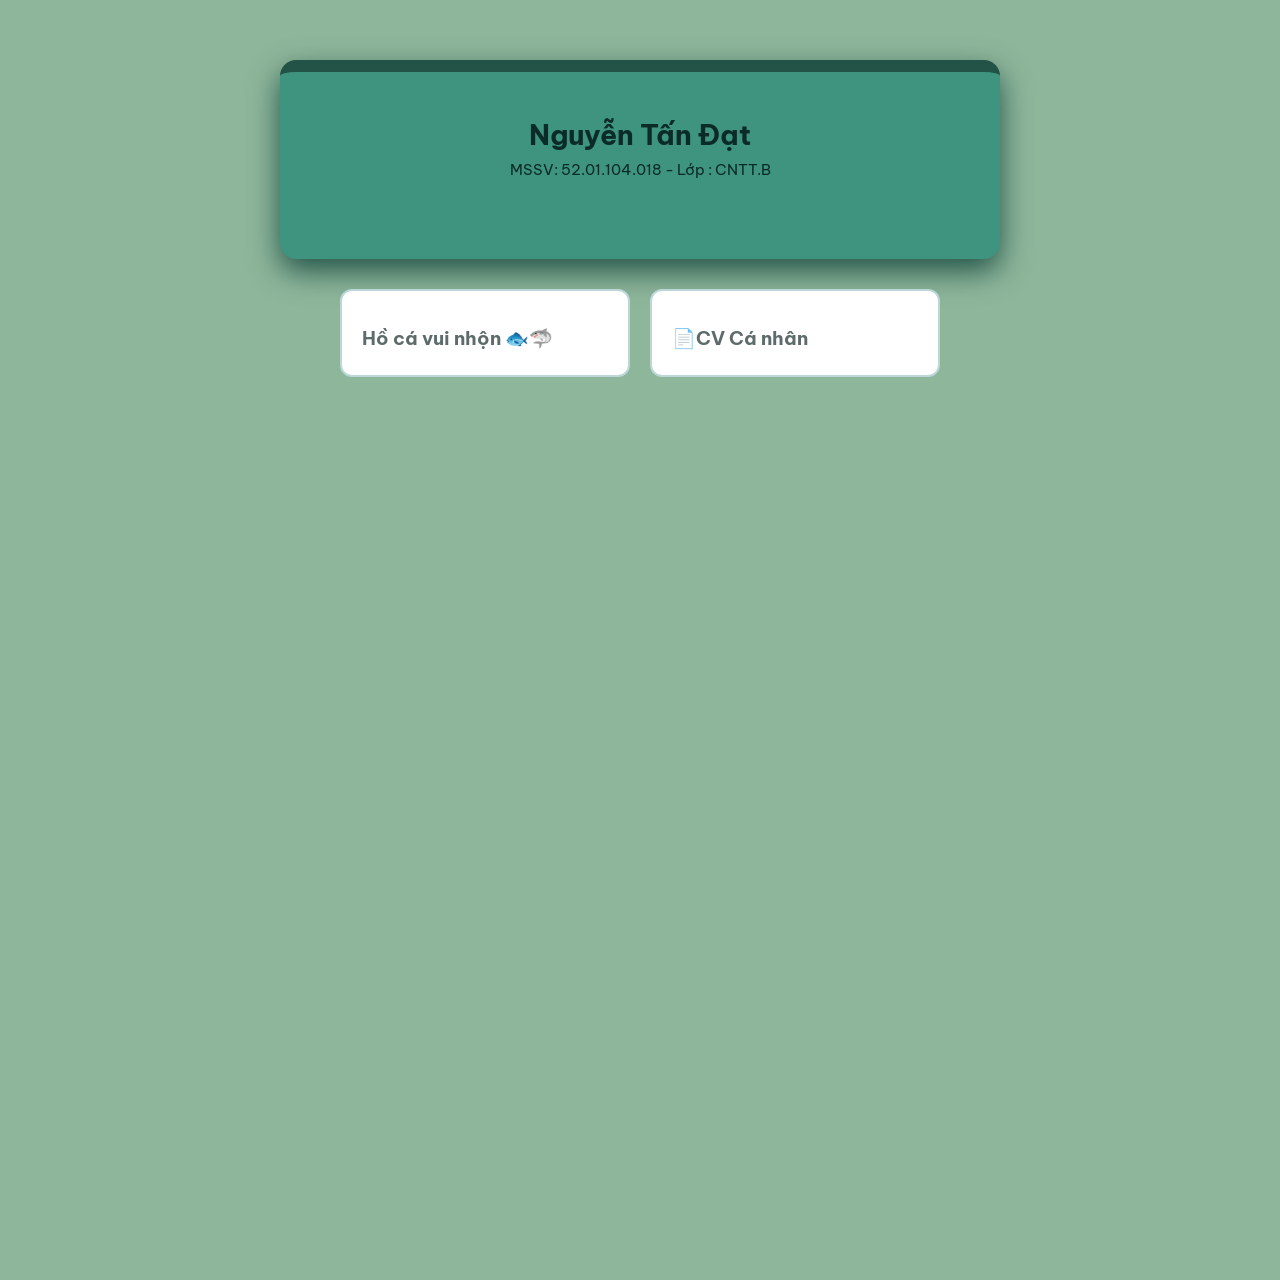
<file: index.html>
<!DOCTYPE html>
<html lang="vi">
<head>
    <meta charset="UTF-8">
    <meta name="viewport" content="width=device-width, initial-scale=1.0">
    <title>Trang chủ - Nguyễn Tấn Đạt</title>
    <link rel="stylesheet" href="index.css">
    <link rel="preconnect" href="https://fonts.googleapis.com">
    <link rel="preconnect" href="https://fonts.gstatic.com" crossorigin>
    <link href="https://fonts.googleapis.com/css2?family=Be+Vietnam+Pro:wght@400;600;700&display=swap" rel="stylesheet">
</head>
<body>
    <div id="noidungchinh">
        <h1>Nguyễn Tấn Đạt</h1>
        <p class="thongtin" >MSSV: 52.01.104.018 - Lớp : CNTT.B</p>
    </div>
    <div id="danhsachbai">
        <a href="hoca/hoca.html" class="baitap">
            <h2>Hồ cá vui nhộn 🐟🦈</h2>
        </a>
        <a href="cv/mycv.html" class="baitap">
            <h2>📄CV Cá nhân</h2>
        </a>
    </div>
</body>
</html>
</file>
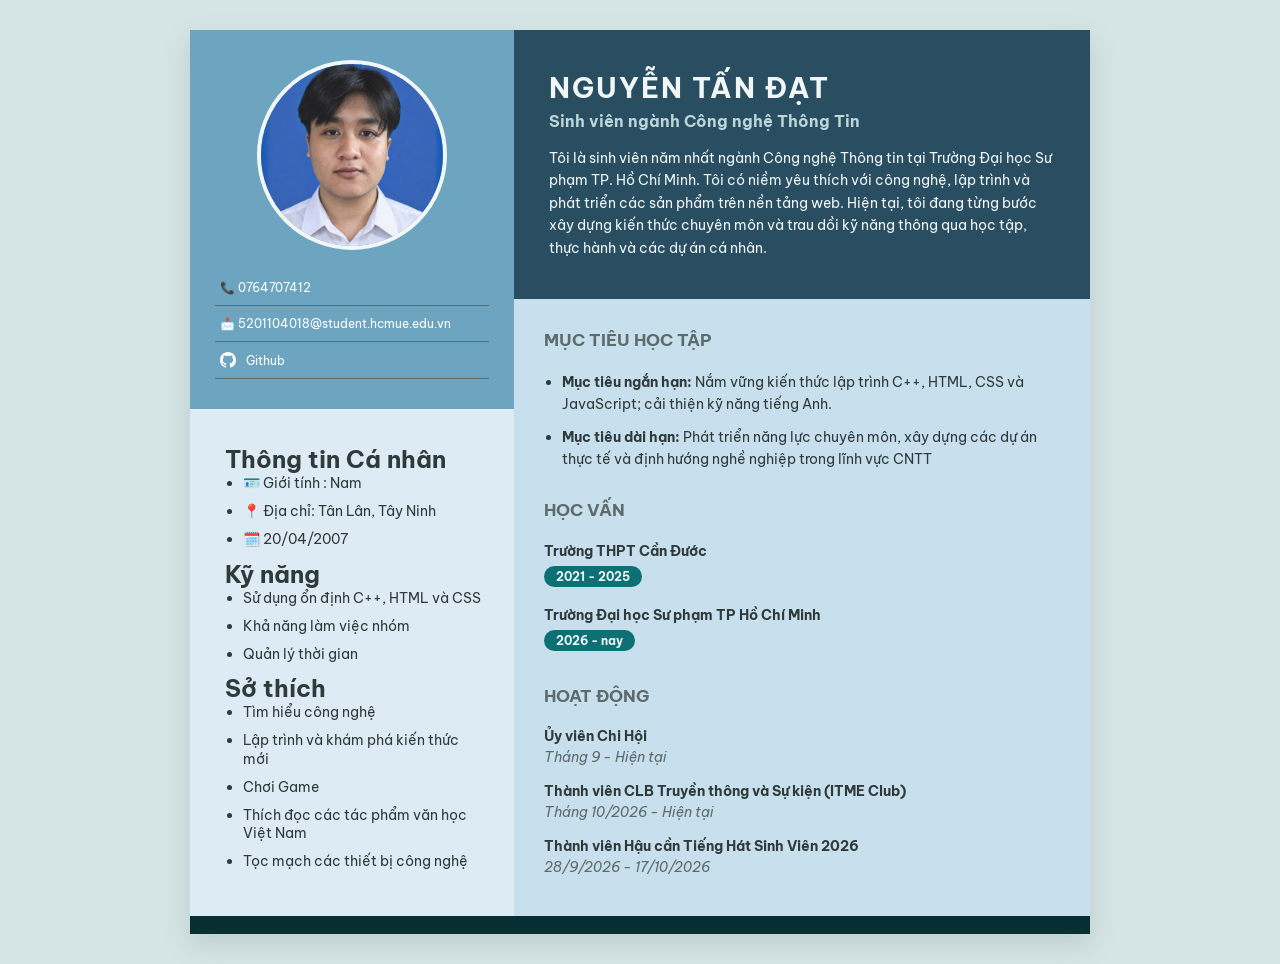
<file: cv/mycv.html>
<!DOCTYPE html>
<html lang="vi">
<head>
    <meta charset="UTF-8">
    <meta name="viewport" content="width=device-width, initial-scale=1.0">
    <title>Personal CV - Nguyen Tan Dat</title>
    <link rel ="stylesheet" href ="mycv.css" >
    <link rel="preconnect" href="https://fonts.googleapis.com">
    <link rel="preconnect" href="https://fonts.gstatic.com" crossorigin>
    <link href="https://fonts.googleapis.com/css2?family=Be+Vietnam+Pro:wght@400;600;700&display=swap" rel="stylesheet">

</head>
<body>
    <div id="khungcv">
        <div id="cottrai">
            <div id="cottraitren">
                <div id="khunganh">
                    <img src="anhcv.jpg" alt="Ảnh đại diện">
                </div>
                <div class="contact">📞 0764707412</div>
                <div class="contact">📩 5201104018@student.hcmue.edu.vn</div>
                <div class="contact">
                <svg height="16" width="16" viewBox="0 0 16 16" fill="currentColor">
                <path d="M8 0C3.58 0 0 3.58 0 8c0 3.54 2.29 6.53 5.47 7.59.4.07.55-.17.55-.38 0-.19-.01-.82-.01-1.49-2.01.37-2.53-.49-2.69-.94-.09-.23-.48-.94-.82-1.13-.28-.15-.68-.52-.01-.53.63-.01 1.08.58 1.23.82.72 1.21 1.87.87 2.33.66.07-.52.28-.87.51-1.07-1.78-.2-3.64-.89-3.64-3.95 0-.87.31-1.59.82-2.15-.08-.2-.36-1.02.08-2.12 0 0 .67-.21 2.2.82.64-.18 1.32-.27 2-.27.68 0 1.36.09 2 .27 1.53-1.04 2.2-.82 2.2-.82.44 1.1.16 1.92.08 2.12.51.56.82 1.27.82 2.15 0 3.07-1.87 3.75-3.65 3.95.29.25.54.73.54 1.48 0 1.07-.01 1.93-.01 2.2 0 .21.15.46.55.38A8.013 8.013 0 0016 8c0-4.42-3.58-8-8-8z"></path>
                </svg>
                <a href="https://github.com/tdzat2407" target="_blank">Github</a>
                </div>
            </div>
            <div id="cottraiduoi">
                <h2>Thông tin Cá nhân</h2>
                <ul>
                    <li>🪪 Giới tính : Nam</li>
                    <li>📍 Địa chỉ: Tân Lân, Tây Ninh</li>
                    <li>🗓️ 20/04/2007 </li>
                </ul>

                <h2>Kỹ năng</h2>
                <ul>
                    <li>Sử dụng ổn định C++, HTML và CSS</li>
                    <li>Khả năng làm việc nhóm</li>
                    <li>Quản lý thời gian</li>
                </ul>

                <h2>Sở thích</h2>
                <ul>
                    <li>Tìm hiểu công nghệ</li>
                    <li>Lập trình và khám phá kiến thức mới</li>
                    <li>Chơi Game</li>
                    <li>Thích đọc các tác phẩm văn học Việt Nam</li>
                    <li>Tọc mạch các thiết bị công nghệ</li>
                </ul>
            </div>
        </div>

<!--Ngăn cách -->


        <div id="cotphai">
            <div id="cotphaitren">
                <h1>NGUYỄN TẤN ĐẠT</h1>
                <p class="cviec">Sinh viên ngành Công nghệ Thông Tin</p>
                <p class="tugioithieu">Tôi là sinh viên năm nhất ngành Công nghệ Thông tin tại Trường Đại học Sư phạm TP. Hồ Chí Minh. Tôi có niềm yêu thích với công nghệ, lập trình và phát triển các sản phẩm trên nền tảng web. Hiện tại, tôi đang từng bước xây dựng kiến thức chuyên môn và trau dồi kỹ năng thông qua học tập, thực hành và các dự án cá nhân.</p>
            </div>
            <div id="cotphaiduoi">
                <h3>Mục Tiêu Học Tập</h3>
                <ul>
                    <li><b>Mục tiêu ngắn hạn: </b>Nắm vững kiến thức lập trình C++, HTML, CSS và JavaScript; cải thiện kỹ năng tiếng Anh.</li>
                    <li><b>Mục tiêu dài hạn: </b>Phát triển năng lực chuyên môn, xây dựng các dự án thực tế và định hướng nghề nghiệp trong lĩnh vực CNTT</li>
                </ul>
                <h3>Học Vấn</h3>
                <p><b>Trường THPT Cần Đước</b></p>
                <span class="tghoc">2021 - 2025</span>
                <p><b>Trường Đại học Sư phạm TP Hồ Chí Minh</b></p>
                <span class="tghoc">2026 - nay</span>
                <h3>Hoạt động</h3>
                <div class="hoatdong">
                    <strong>Ủy viên Chi Hội</strong>
                    <p class="tgtgiahoatdong" >Tháng 9 - Hiện tại</p>
                    <strong>Thành viên CLB Truyền thông và Sự kiện (ITME Club) </strong>
                    <p class="tgtgiahoatdong">Tháng 10/2026 - Hiện tại</p>
                    <strong>Thành viên Hậu cần Tiếng Hát Sinh Viên 2026</strong>
                    <p class="tgtgiahoatdong">28/9/2026 - 17/10/2026</p>
                </div>
            </div>
        </div>
    </div>
</body>
</html>
</file>
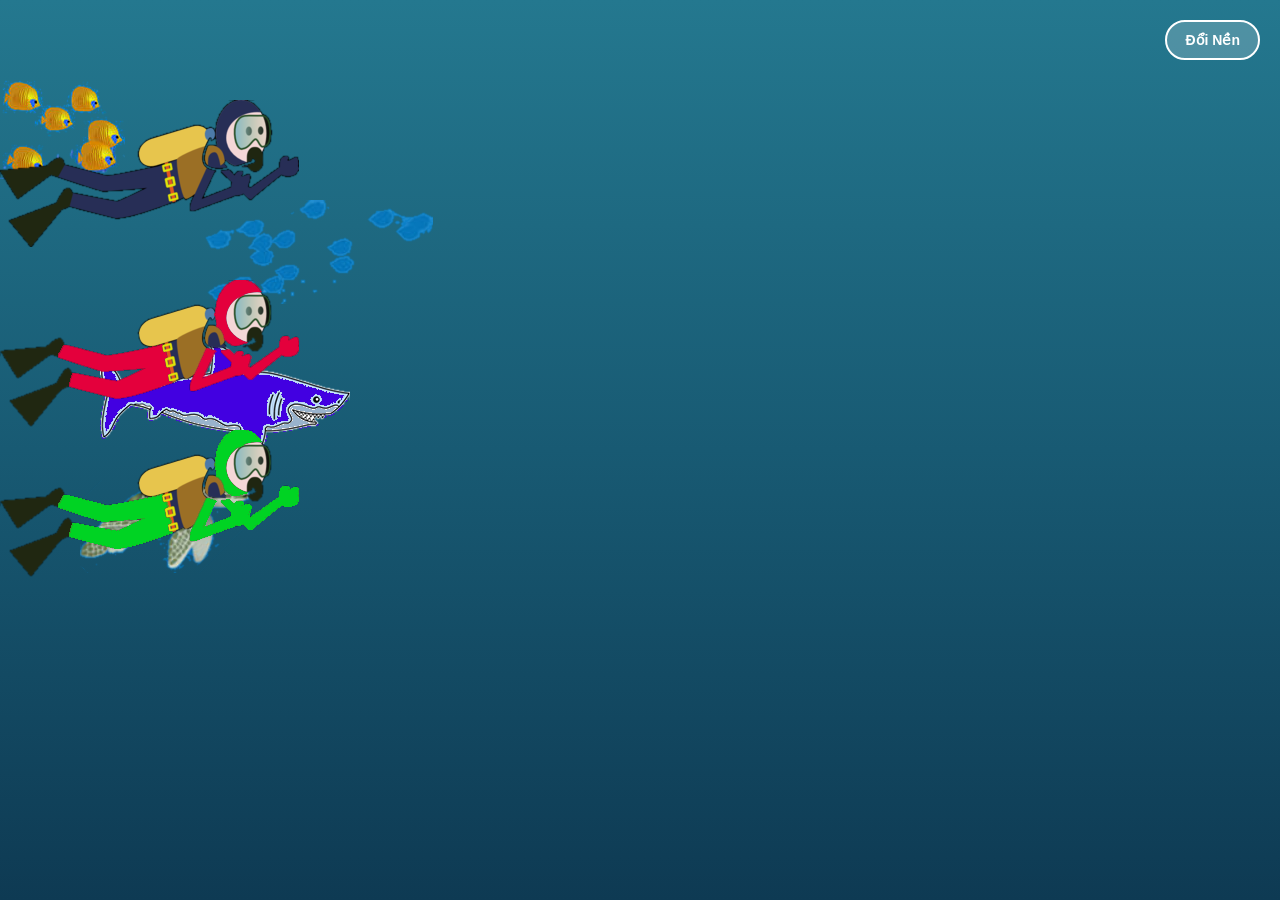
<file: hoca/hoca.html>
<!DOCTYPE html>
<html lang="en">
<head>
    <meta charset="UTF-8">
    <meta name="viewport" content="width=device-width, initial-scale=1.0">
    <title>Hồ cá</title>
    <link rel="stylesheet" href ="hoca.css">
</head>
<body>
    <div id="cavang">
        <img src="aquarium/goldFishSchool.png">
    </div>
    <div id="faint">
        <img src="aquarium/faintSchool.png">
    </div>
    <div id="rua">
        <img src="aquarium/turtle.png">
    </div>
    <div id="camap">
        <img src="aquarium/shark.png">
    </div>
    <div id="tholan1">
        <img src="aquarium/diver1.png">
    </div>
    <div id="tholan2">
        <img src="aquarium/diver2.png">
    </div>
    <div id="tholan3">
        <img src="aquarium/diver3.png">
    </div>
    <button id="doinenhoca" onclick="doinen()">Đổi Nền</button>
    <script>
        const danhsachnen = [ 
            "linear-gradient(to bottom, #24788f, #185a73, #0a3a53)",
            "linear-gradient(to bottom, #ff7e5f, #feb47b, #1e3c72)",
            "linear-gradient(to bottom, #0f2027, #203a43, #050d14)"]
        ;
        let vitri = 0;
        function doinen()
        {
            vitri = (vitri + 1) % danhsachnen.length;
            document.body.style.background = danhsachnen[vitri];
        }
    </script>
</body>
</html>
</file>
<file: index.css>
*{
    box-sizing: border-box;
    margin: 0;
    padding: 0;
}
body {
    font-family :'Be VietNam Pro' , sans-serif;
    background-color: #8eb69b;
    color : #0b2b26;
    min-height: 100vw;
    display : flex;
    flex-direction: column;
    align-items: center;
    gap : 30px;
    padding: 60px 20px 20px 20px;
}
#noidungchinh{
    background-color: #3E947F;
    max-width : 720px;
    width : 100%;
    padding : 45px 35px;
    border-radius: 16px;
    box-shadow: 0 12px 30px #235347;
    text-align: center;
    border-top: 12px solid #235347;
}
h1{
    font-size: 28px;
    margin-bottom: 8px;
}
.thongtin{
    font-size: 15px;
    margin-bottom: 35px;
}
#danhsachbai{
    display: flex;
    gap : 20px;
    justify-content: center;
    flex-wrap: wrap;
}
.baitap {
    background-color: white;
    border : 2px solid #bdd7d8;
    border-radius: 12px;
    padding : 25px 20px;
    width : 290px;
    text-decoration: none;
    color : #2f3a3a;
    transition: transform 0.25s, box-shadow 0.25s, boder-color 0.25s;
}
.baitap:hover{
    transform : translateY(-6px);
    border-color: #5d6b6b;
    box-shadow: 0 8px 20px #235347;
}
.baitap h2{
    color : #5d6b6b;
    font-size: 19px;
    margin-top: 10px;
}
</file>
<file: cv/mycv.css>
*{
    box-sizing: border-box;
    margin: 0;
    padding: 0;
}
body {
    font-family: 'Be VietNam Pro', sans-serif;
    background-color: #D5E5E5;
    padding : 30px;
    color : #2f3a3a;
}
#khungcv
{
    max-width: 900px;
    margin : 0 auto;
    display : flex;
    box-shadow : 0 10px 25px rgba(93, 107, 107, 0.2);
}
#khunganh
{
    width : 190px;
    height : 190px;
    margin : 0 auto 20px auto;
    border-radius: 50%;
    overflow: hidden;
    border : 4px solid #f1f7f7;
}
#khunganh img{
    width : 100%;
    height : 100%;
    object-fit: cover;
}
#cottrai
{
    width :36%;
    background-color: #F1F7F7;
    display: flex;
    flex-direction: column;
}
.contact {
    padding: 10px 5px;
    border-bottom: 1px solid #5d6b6b;
    font-size: 12px;
    text-align: left;
    color : #ffffff;
    display: flex;
    align-items: center;
    gap: 10px;
}
.contact a {
    color: inherit;
    text-decoration: none;
}
.contact a:hover {
    text-decoration: underline;
}
#cottraitren
{
    background-color: #6da5c0;
    padding : 30px 25px;
    text-align: center;
}
#cottraiduoi
{
    padding : 35px 30px 20px 35px;
    background-color : #dcebf4;
    flex : 1;
}
#cotraiduoi h2 {
    font-size: 17px;
    text-transform:uppercase ;
    color : #5d6b6b;
    border-bottom : 2px solid #bdd7d8;
    padding-bottom : 6px;
    margin : 30px 0 14px 0;
}
#cottraiduoi h2:first-child {
    margin-top : 0;
}
#cottraiduoi ul {
    padding-left : 18px;
    font-size: 14px;
    line-height: 1.3;
}
#cottraiduoi li {
    margin-bottom: 10px;
    line-height : 1.3;
}
#cottraiduoi p{
    font-size : 14px;
    line-height : 1.5;
}
/*ngan ccahs */

#cotphai
{
    width : 64%;
    background-color : #F1F7F7;
    display: flex;
    flex-direction: column;
}
#cotphaitren
{
    background-color: #294d61;
    color: #f1f7f7;
    padding : 40px 35px;
}
#cotphaitren h1 {
    font-size : 28px;
    letter-spacing: 2px;
    margin-bottom : 6px;
}
.cviec{
    font-size : 16px;
    font-weight: bold;
    color : #bdd7d8;
    margin-bottom : 16px;
}
.tugioithieu {
    font-size: 14px;
    line-height: 1.6;
    color : #f1f7f7;
}
#cotphaiduoi
{
    padding : 30px 30px 30px 30px;
    flex : 1;
    background-color: #c8dfed;
}
#cotphaiduoi h3{
    font-size: 17px;
    text-transform: uppercase;
    color : #5d6b6b;
    padding-bottom : 6px;
    margin : 28px 0 14px 0;
}
#cotphaiduoi h3:first-child{
    margin-top: 0;
}
#cotphaiduoi ul {
    padding-left : 18px;
    font-size : 14px;
    line-height : 1.6;
}
#cotphaiduoi li {
    margin-bottom : 10px;
    line-height: 1.6;
}
#cotphaiduoi p {
    font-size :14px;
    margin-top: 12px;
    line-height: 1.5;
}
.tghoc{
    display : inline-block;
    background-color : #0c7075;
    color : #f1f7f7;
    padding : 3px 12px;
    border-radius : 20px;
    font-size : 12px;
    font-weight: bold;
    margin-top : 4px;
    margin-bottom: 6px;
}
.hoatdong strong {
    display : block;
    font-size : 14px;
    margin-top : 14px;
}
.tgtgiahoatdong {
    font-size :13px;
    font-style :italic;
    color : #5d6b6b;
    margin-top : 2px !important;
    margin-bottom : 8px;
}
#khungcv{
    border-bottom:  18px solid #072e33;
}
</file>
<file: hoca/hoca.css>
body
{
    margin: 0;
    height: 100vh;
    overflow: hidden;
    background: linear-gradient(to bottom, #24788f, #185a73, #0e3a53);
}
#camap
{
    position : absolute;
    left: 100px;
    top: 300px;
    animation-name:ca-map-boi;
    animation-duration: 12s;
    animation-timing-function: linear;
    animation-iteration-count: infinite;
}
 @keyframes ca-map-boi {
    0%   { left: 50px;  top: 300px; transform: scaleX(1); }
    25%  { left: 450px; top: 200px; transform: scaleX(1); }
    50%  { left: 850px; top: 320px; transform: scaleX(1); }
    51%  { left: 850px; top: 320px; transform: scaleX(-1); }
    75%  { left: 450px; top: 400px; transform: scaleX(-1); }
    99%  { left: 50px;  top: 300px; transform: scaleX(-1); }
    100% { left: 50px;  top: 300px; transform: scaleX(1); }  
}
#cavang
{
    position : absolute;
    left : 0px;
    top : 80px;
    animation-name: boingang;
    animation-duration: 20s;
    animation-timing-function: linear;
    animation-iteration-count: infinite;
    animation-delay: -3s;
}
#faint
{
    position : absolute;
    left : 200px;
    top :200px;
    animation-name: boingang;
    animation-duration : 18s;
    animation-timing-function: linear;
    animation-iteration-count: infinite;
    animation-delay: -6s;
}
#rua
{
    position : absolute;
    left : 80px;
    top: 480px;
    animation-name: boingang;
    animation-duration: 25s;
    animation-timing-function: linear;
    animation-iteration-count: infinite;
    animation-delay: -10s;
}
@keyframes boingang {
    0% { left : 50px ; transform: scaleX(1);}
    59% { left : 82vw; transform : scaleX(1);}
    60% { left : 82vw ; transform : scaleX(-1);}
    99% { left : 50px ; transform : scaleX(-1);}
    100% { left : 50px; transform : scaleX(1);}
}

/*  khoang trong cho de nhin=) */

#tholan1
{
    position : absolute;
    top : 100px;
    animation-name: tholanboi;
    animation-duration: 20s;
    animation-timing-function: linear;
    animation-iteration-count: infinite;
    animation-delay: -2s; 
}
#tholan2
{
    position : absolute;
    top : 280px;
    animation-name : tholanboi;
    animation-duration: 25s;
    animation-timing-function: linear;
    animation-iteration-count: infinite;
    animation-delay: -11s;
}
#tholan3
{
    position : absolute;
    top : 430px;
    animation-name: tholanboi;
    animation-delay : -17s;
    animation-duration: 22s;
    animation-timing-function: linear;
    animation-iteration-count: infinite;
}
@keyframes tholanboi {
    0% { left : 5vw; transform : translateY(0px) scaleX(1);}
    25% { left :30vw ; transform: translateY(-30px) scaleX(1);}
    49% {left : 77vw; transform : translateY(15px) scaleX(1);}
    50% {left : 78vw ; transform : translateY(15px) scaleX(-1);}
    75% {left : 40vw ; transform : translateY(-20px) scaleX(-1);}
    99% {left : 5vw; transform : translateY(0px) scaleX(-1);}
    100% {left : 5vw; transform : translateY(0px) scaleX(1);}
}


#doinenhoca {
    position : fixed;
    top : 20px;
    right : 20px;
    z-index : 100;
    padding : 10px 18px;
    background-color: rgba(255, 255, 255, 0.2);
    color : #ffffff;
    border : 2px solid #ffffff;
    border-radius: 25px;
    font-size :14px;
    font-weight: bold;
    cursor : pointer;
}
#doinenhoca:hover{
    background-color: #ffffff;
    color : #0e3a53;
}
</file>
